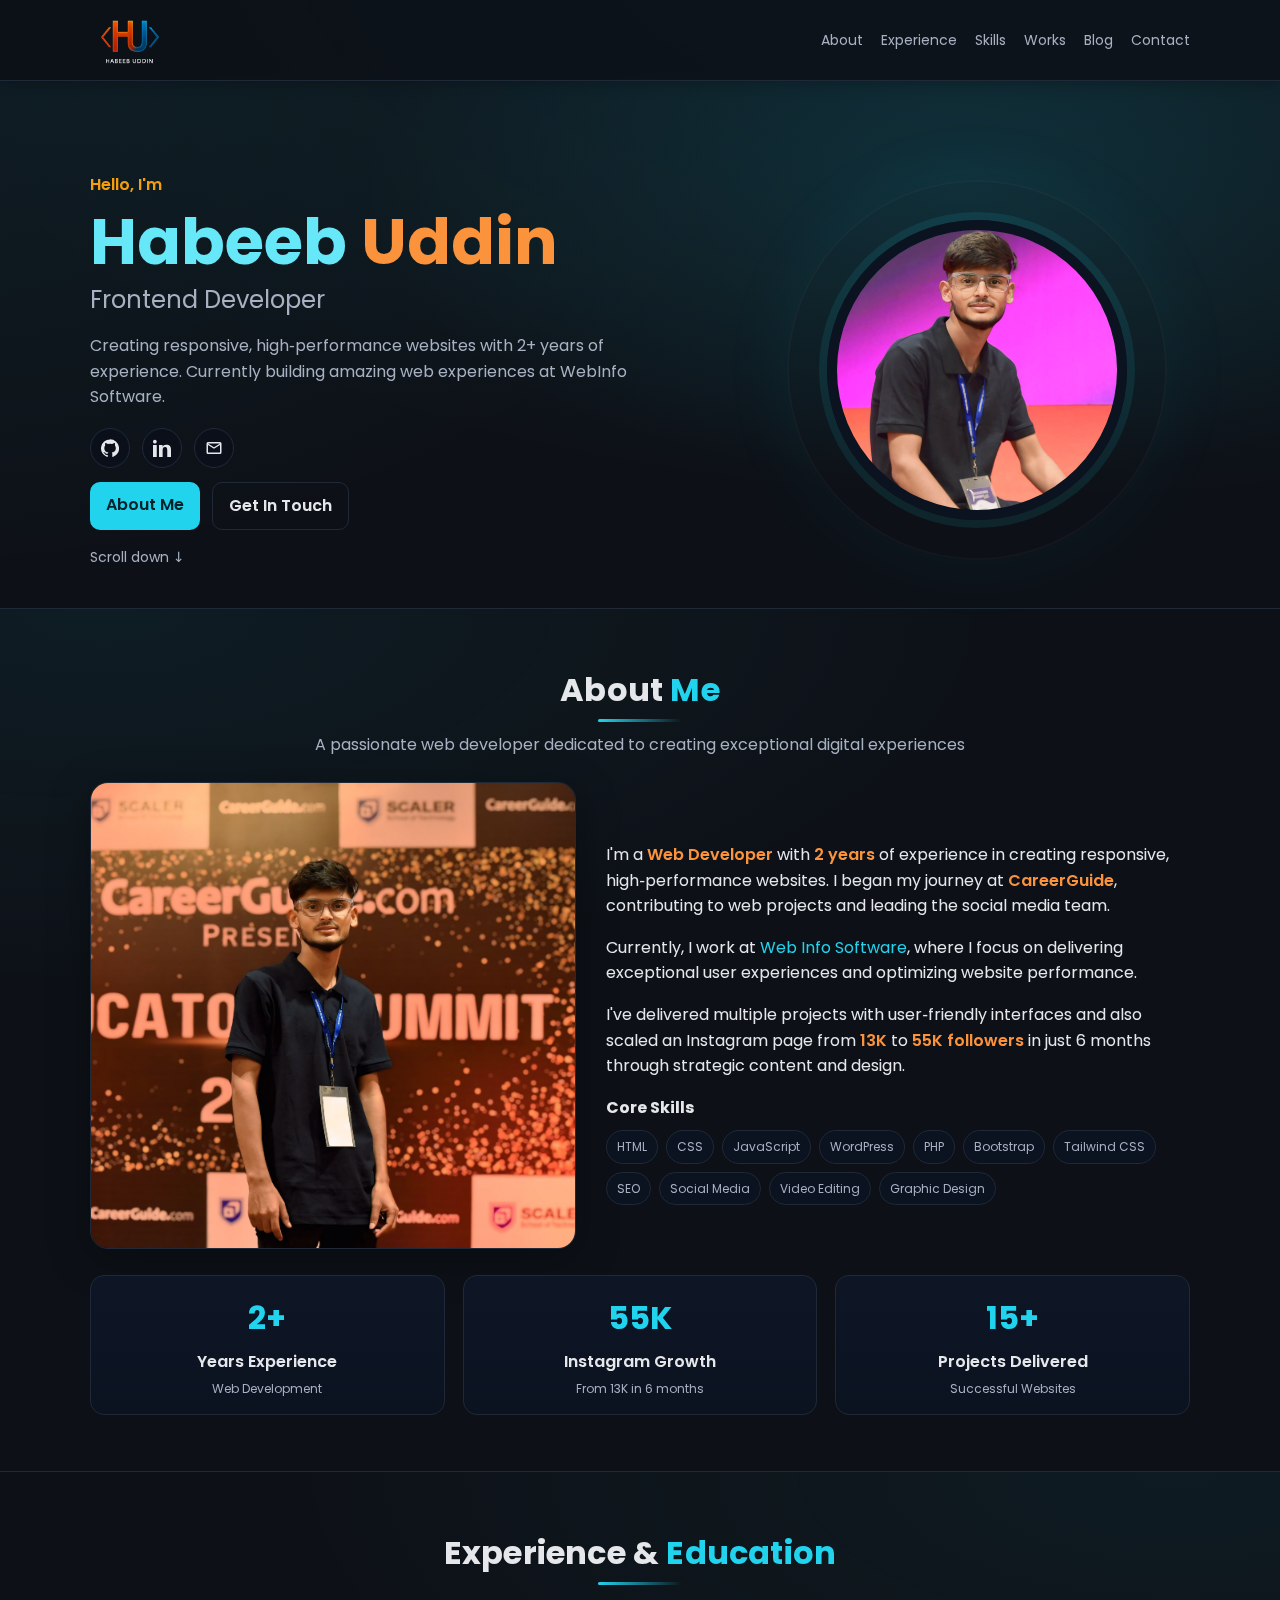
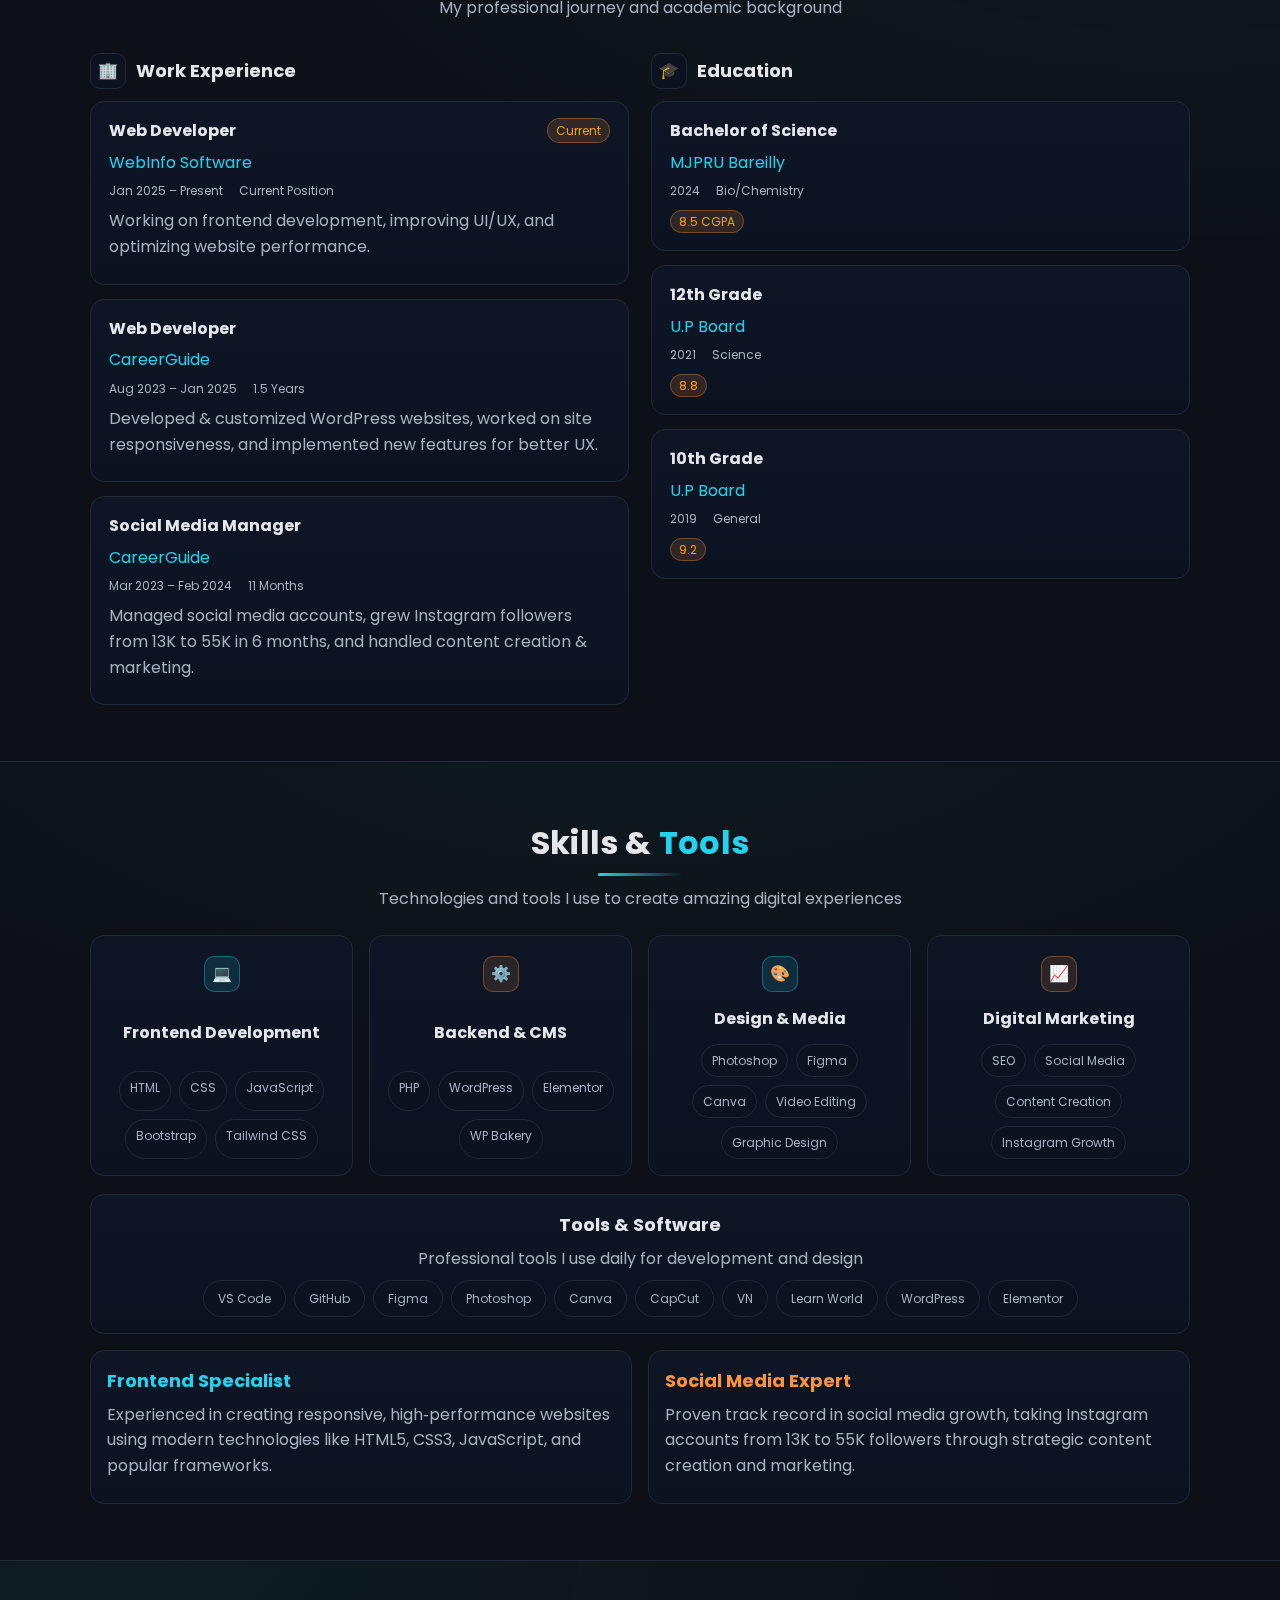
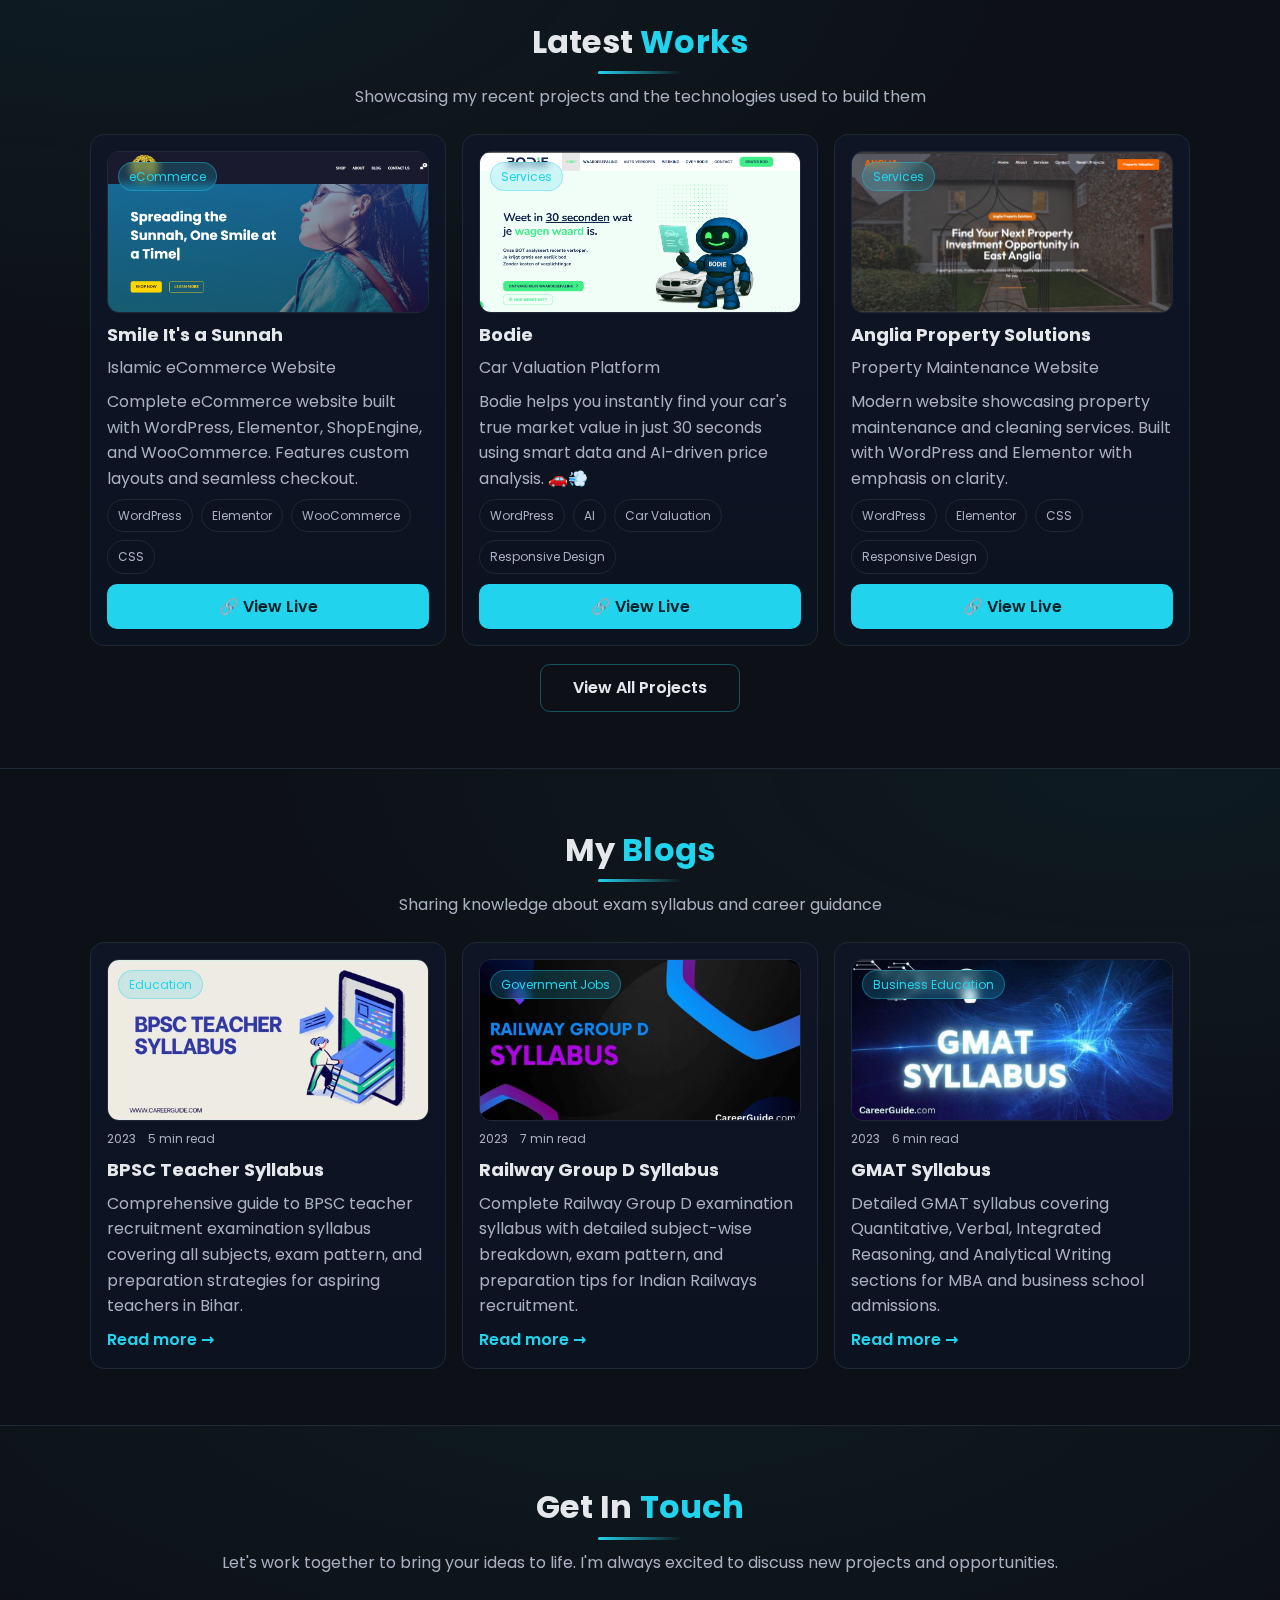
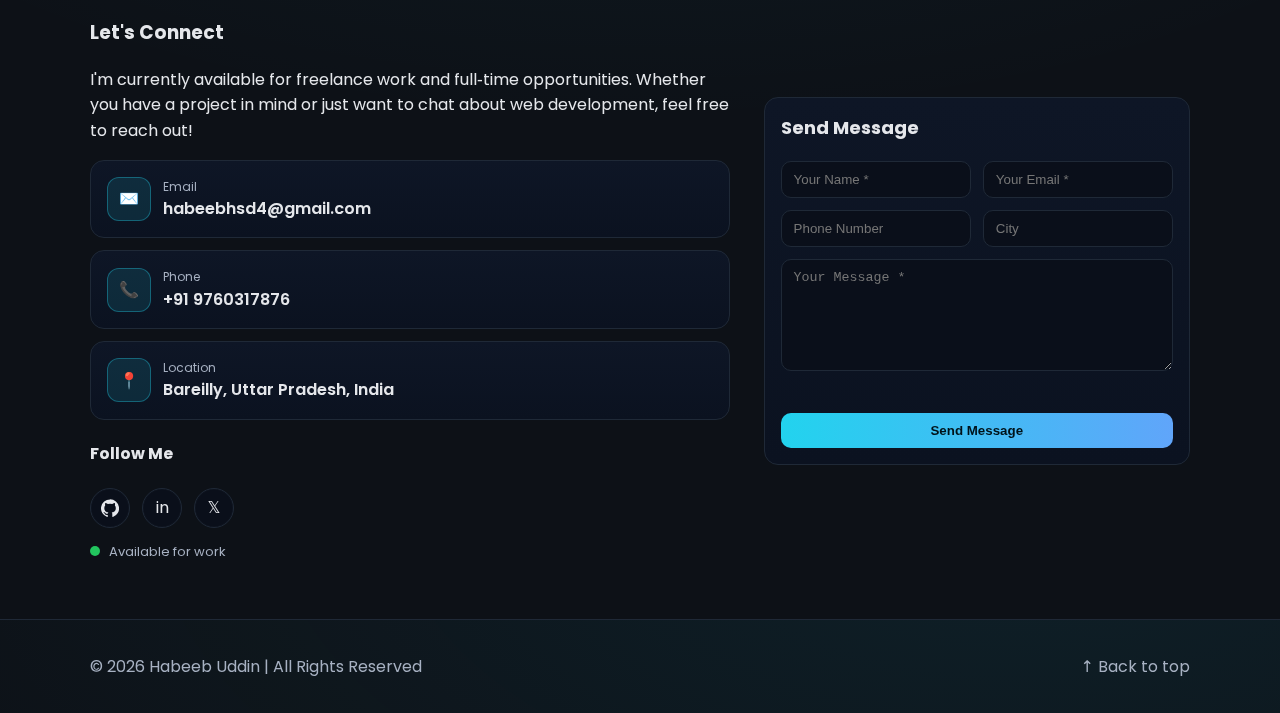
<file: index.html>
<!doctype html>
<html lang="en">

<head>
  <meta charset="utf-8">
  <meta name="viewport" content="width=device-width, initial-scale=1">
  <title>Portfolio - Home</title>
  <link rel="preconnect" href="https://fonts.googleapis.com">
  <link rel="preconnect" href="https://fonts.gstatic.com" crossorigin>
  <link href="https://fonts.googleapis.com/css2?family=Poppins:wght@300;400;500;600;700;800&display=swap"
    rel="stylesheet">
  <link rel="stylesheet" href="styles.css">
</head>

<body>
  <header class="site-header">
    <div class="container header-inner">
      <a href="#" class="logo">
        <img src="./image/Name-logo.png"
          alt="Habeeb Uddin" class="logo-img">
        <!-- <span class="logo-text">Habeeb Uddin</span> -->
      </a>
      <nav class="nav" id="nav">
        <a href="#about">About</a>
        <a href="#experience">Experience</a>
        <a href="#skills">Skills</a>
        <a href="#work">Works</a>
        <a href="#blog">Blog</a>
        <a href="#contact">Contact</a>
      </nav>
      <button class="nav-toggle" id="navToggle" aria-label="Toggle Menu">☰</button>
    </div>
  </header>

  <main>
    <section class="hero">
      <div class="container grid-2">
        <div>
          <p class="eyebrow">Hello, I'm</p>
          <h1 class="display">
            <span class="primary">Habeeb</span> <span class="accent2">Uddin</span>
          </h1>
          <p class="role">Frontend Developer</p>
          <p class="subtitle">Creating responsive, high‑performance websites with 2+ years of experience. Currently
            building amazing web experiences at WebInfo Software.</p>

          <div class="socials">
            <a class="icon-btn" href="https://github.com/habeebhsd" aria-label="GitHub">
              <svg viewBox="0 0 24 24" width="18" height="18" fill="currentColor" aria-hidden="true">
                <path
                  d="M12 .5a12 12 0 0 0-3.79 23.39c.6.11.82-.26.82-.58v-2.03c-3.34.73-4.04-1.61-4.04-1.61-.55-1.39-1.34-1.76-1.34-1.76-1.1-.75.08-.73.08-.73 1.22.09 1.86 1.26 1.86 1.26 1.08 1.85 2.84 1.32 3.53 1.01.11-.8.42-1.33.76-1.64-2.67-.3-5.47-1.34-5.47-5.95 0-1.31.47-2.38 1.24-3.22-.12-.3-.54-1.52.12-3.17 0 0 1.01-.32 3.3 1.23a11.5 11.5 0 0 1 6 0c2.29-1.55 3.3-1.23 3.3-1.23.66 1.65.24 2.87.12 3.17.77.84 1.24 1.91 1.24 3.22 0 4.62-2.8 5.65-5.48 5.95.43.37.81 1.1.81 2.22v3.29c0 .32.22.69.83.57A12 12 0 0 0 12 .5Z" />
              </svg>
            </a>
            <a class="icon-btn" href="https://www.linkedin.com/in/habeeb-uddin-480249283/" aria-label="LinkedIn">
              <svg viewBox="0 0 24 24" width="18" height="18" fill="currentColor" aria-hidden="true">
                <path
                  d="M4.98 3.5C4.98 4.88 3.86 6 2.5 6S0 4.88 0 3.5 1.12 1 2.5 1s2.48 1.12 2.48 2.5zM0 8h5v16H0zM8 8h4.8v2.2h.07c.67-1.2 2.3-2.46 4.73-2.46C22.4 7.74 24 10.03 24 14v10h-5v-8.6c0-2.05-.04-4.69-2.86-4.69-2.86 0-3.3 2.23-3.3 4.53V24H8z" />
              </svg>
            </a>
            <!-- <a class="icon-btn" href="#" aria-label="Twitter">
                <svg viewBox="0 0 24 24" width="18" height="18" fill="currentColor" aria-hidden="true"><path d="M22.46 6c-.77.35-1.6.58-2.46.69a4.27 4.27 0 0 0 1.88-2.36 8.56 8.56 0 0 1-2.71 1.03 4.26 4.26 0 0 0-7.37 3.89A12.1 12.1 0 0 1 3.15 4.8a4.25 4.25 0 0 0 1.32 5.68 4.24 4.24 0 0 1-1.93-.53v.05a4.26 4.26 0 0 0 3.41 4.18 4.28 4.28 0 0 1-1.92.07 4.27 4.27 0 0 0 3.98 2.96A8.54 8.54 0 0 1 2 19.55 12.06 12.06 0 0 0 8.29 21c7.55 0 11.68-6.26 11.68-11.68 0-.18 0-.35-.01-.53A8.34 8.34 0 0 0 22.46 6z"/></svg>
              </a> -->
            <a class="icon-btn" href="#contact" aria-label="Email">
              <svg viewBox="0 0 24 24" width="18" height="18" fill="currentColor" aria-hidden="true">
                <path
                  d="M2 6a2 2 0 0 1 2-2h16a2 2 0 0 1 2 2v12a2 2 0 0 1-2 2H4a2 2 0 0 1-2-2V6zm2 0 8 5 8-5H4zm16 12V8l-8 5-8-5v10h16z" />
              </svg>
            </a>
          </div>

          <div class="cta-row">
            <a class="btn" href="#about">About Me</a>
            <a class="btn ghost" href="#contact">Get In Touch</a>
          </div>

          <p class="scroll-hint">Scroll down ↓</p>
        </div>
        <div class="hero-visual">
          <div class="ring">
            <img src="./image/about.jpeg" alt="Habeeb portrait"
              onerror="this.src='./image/about.jpeg'">
          </div>
        </div>
      </div>
    </section>

    <section id="about" class="section about">
      <div class="container">
        <h2 class="section-title">About <span class="accent">Me</span></h2>
        <p class="lead center">A passionate web developer dedicated to creating exceptional digital experiences</p>
        <div class="about-grid">
          <img class="about-photo" src="./image/about image1.jpg" alt="Habeeb portrait"
          onerror="this.src='./image/about image1.jpg'">
          <div>
            <p>I'm a <strong class="hl">Web Developer</strong> with <strong class="hl">2 years</strong> of experience in
              creating responsive, high‑performance websites. I began my journey at <strong
                class="hl">CareerGuide</strong>, contributing to web projects and leading the social media team.</p>
            <p>Currently, I work at <a class="link" href="https://webinfosoftware.com/">Web Info Software</a>, where I focus on delivering
              exceptional user experiences and optimizing website performance.</p>
            <p>I've delivered multiple projects with user‑friendly interfaces and also scaled an Instagram page from
              <strong class="hl">13K</strong> to <strong class="hl">55K followers</strong> in just 6 months through
              strategic content and design.</p>

            <h3 class="subhead">Core Skills</h3>
            <div class="pills">
              <span class="pill">HTML</span><span class="pill">CSS</span><span class="pill">JavaScript</span><span
                class="pill">WordPress</span><span class="pill">PHP</span><span class="pill">Bootstrap</span><span
                class="pill">Tailwind CSS</span><span class="pill">SEO</span><span class="pill">Social Media</span><span
                class="pill">Video Editing</span><span class="pill">Graphic Design</span>
            </div>
          </div>
        </div>

        <div class="kpis">
          <div class="kpi card">
            <div class="kpi-num">2+</div>
            <div class="kpi-title">Years Experience</div>
            <div class="kpi-sub">Web Development</div>
          </div>
          <div class="kpi card">
            <div class="kpi-num">55K</div>
            <div class="kpi-title">Instagram Growth</div>
            <div class="kpi-sub">From 13K in 6 months</div>
          </div>
          <div class="kpi card">
            <div class="kpi-num">15+</div>
            <div class="kpi-title">Projects Delivered</div>
            <div class="kpi-sub">Successful Websites</div>
          </div>
        </div>
      </div>
    </section>

    <section id="experience" class="section exp">
      <div class="container">
        <h2 class="section-title">Experience & <span class="accent">Education</span></h2>
        <p class="lead center">My professional journey and academic background</p>

        <div class="exp-grid">
          <div>
            <div class="section-title-row">
              <span class="icon-bubble">🏢</span>
              <h3 class="section-title">Work Experience</h3>
            </div>

            <article class="entry card">
              <div class="entry-head">
                <h4>Web Developer</h4>
                <span class="tag warn">Current</span>
              </div>
              <div class="org"><a href="https://webinfosoftware.com/" class="link">WebInfo Software</a></div>
              <div class="meta"><span>Jan 2025 – Present</span><span>Current Position</span></div>
              <p>Working on frontend development, improving UI/UX, and optimizing website performance.</p>
            </article>

            <article class="entry card">
              <div class="entry-head">
                <h4>Web Developer</h4>
              </div>
              <div class="org"><a href="https://www.careerguide.com/" class="link">CareerGuide</a></div>
              <div class="meta"><span>Aug 2023 – Jan 2025</span><span>1.5 Years</span></div>
              <p>Developed & customized WordPress websites, worked on site responsiveness, and implemented new features
                for better UX.</p>
            </article>

            <article class="entry card">
              <div class="entry-head">
                <h4>Social Media Manager</h4>
              </div>
              <div class="org"><a href="https://www.instagram.com/surabhidewra/" class="link">CareerGuide</a></div>
              <div class="meta"><span>Mar 2023 – Feb 2024</span><span>11 Months</span></div>
              <p>Managed social media accounts, grew Instagram followers from 13K to 55K in 6 months, and handled
                content creation & marketing.</p>
            </article>
          </div>

          <div>
            <div class="section-title-row">
              <span class="icon-bubble">🎓</span>
              <h3 class="section-title">Education</h3>
            </div>

            <article class="entry card">
              <div class="entry-head">
                <h4>Bachelor of Science</h4>
              </div>
              <div class="org"><a href="#" class="link">MJPRU Bareilly</a></div>
              <div class="meta"><span>2024</span><span>Bio/Chemistry</span></div>
              <div class="pill-row"><span class="tag">8.5 CGPA</span></div>
            </article>

            <article class="entry card">
              <div class="entry-head">
                <h4>12th Grade</h4>
              </div>
              <div class="org"><a href="#" class="link">U.P Board</a></div>
              <div class="meta"><span>2021</span><span>Science</span></div>
              <div class="pill-row"><span class="tag">8.8</span></div>
            </article>

            <article class="entry card">
              <div class="entry-head">
                <h4>10th Grade</h4>
              </div>
              <div class="org"><a href="#" class="link">U.P Board</a></div>
              <div class="meta"><span>2019</span><span>General</span></div>
              <div class="pill-row"><span class="tag">9.2</span></div>
            </article>
          </div>
        </div>
      </div>
    </section>

    <section id="skills" class="section skills">
      <div class="container">
        <h2 class="section-title">Skills & <span class="accent">Tools</span></h2>
        <p class="lead center">Technologies and tools I use to create amazing digital experiences</p>

        <div class="skill-grid">
          <div class="skill-card card">
            <div class="icon-bubble blue">💻</div>
            <h3>Frontend Development</h3>
            <div class="pills">
              <span class="pill">HTML</span><span class="pill">CSS</span><span class="pill">JavaScript</span>
              <span class="pill">Bootstrap</span><span class="pill">Tailwind CSS</span>
            </div>
          </div>
          <div class="skill-card card">
            <div class="icon-bubble orange">⚙️</div>
            <h3>Backend & CMS</h3>
            <div class="pills">
              <span class="pill">PHP</span><span class="pill">WordPress</span><span class="pill">Elementor</span>
              <span class="pill">WP Bakery</span>
            </div>
          </div>
          <div class="skill-card card">
            <div class="icon-bubble blue">🎨</div>
            <h3>Design & Media</h3>
            <div class="pills">
              <span class="pill">Photoshop</span><span class="pill">Figma</span><span class="pill">Canva</span>
              <span class="pill">Video Editing</span><span class="pill">Graphic Design</span>
            </div>
          </div>
          <div class="skill-card card">
            <div class="icon-bubble orange">📈</div>
            <h3>Digital Marketing</h3>
            <div class="pills">
              <span class="pill">SEO</span><span class="pill">Social Media</span><span class="pill">Content
                Creation</span>
              <span class="pill">Instagram Growth</span>
            </div>
          </div>
        </div>

        <div class="tools-band card">
          <h3>Tools & <span class="accent">Software</span></h3>
          <p class="lead">Professional tools I use daily for development and design</p>
          <div class="pills big">
            <span class="pill">VS Code</span><span class="pill">GitHub</span><span class="pill">Figma</span>
            <span class="pill">Photoshop</span><span class="pill">Canva</span><span class="pill">CapCut</span>
            <span class="pill">VN</span><span class="pill">Learn World</span><span class="pill">WordPress</span><span
              class="pill">Elementor</span>
          </div>
        </div>

        <div class="highlights">
          <div class="card highlight">
            <h3 class="hl-title cyan">Frontend Specialist</h3>
            <p>Experienced in creating responsive, high‑performance websites using modern technologies like HTML5, CSS3,
              JavaScript, and popular frameworks.</p>
          </div>
          <div class="card highlight">
            <h3 class="hl-title orange">Social Media Expert</h3>
            <p>Proven track record in social media growth, taking Instagram accounts from 13K to 55K followers through
              strategic content creation and marketing.</p>
          </div>
        </div>
      </div>
    </section>

    <section id="work" class="section works">
      <div class="container">
        <h2 class="section-title">Latest <span class="accent">Works</span></h2>
        <p class="lead center">Showcasing my recent projects and the technologies used to build them</p>

        <div class="cards three">
          <article class="work-card card">
            <div class="work-thumb">
              <a href="https://smileitsasunnah.com/"><img src="./image/Smile%20It%27s%20a%20Sunnah.png"
                  alt="Smile It's a Sunnah"></a>
              <span class="chip lite">eCommerce</span>
            </div>
            <h3>Smile It's a Sunnah</h3>
            <p class="muted">Islamic eCommerce Website</p>
            <p>Complete eCommerce website built with WordPress, Elementor, ShopEngine, and WooCommerce. Features custom
              layouts and seamless checkout.</p>
            <div class="pills">
              <span class="pill">WordPress</span><span class="pill">Elementor</span><span
                class="pill">WooCommerce</span><span class="pill">CSS</span>
            </div>
            <div class="work-footer">
              <a class="btn wide" href="https://smileitsasunnah.com/">🔗 View Live</a>
            </div>
          </article>

          <article class="work-card card">
            <div class="work-thumb">
              <a href="https://bodie.be/"><img src="./image/Bodie.png" alt="Bodie"></a>
              <span class="chip lite">Services</span>
            </div>
            <h3>Bodie</h3>
            <p class="muted">Car Valuation Platform</p>
            <p>Bodie helps you instantly find your car's true market value in just 30 seconds using smart data and AI-driven price analysis. 🚗💨</p>
            <div class="pills">
              <span class="pill">WordPress</span><span class="pill">AI</span><span
                class="pill">Car Valuation</span><span class="pill">Responsive Design</span>
            </div>
            <div class="work-footer">
              <a class="btn wide" href="https://bodie.be/">🔗 View Live</a>
            </div>
          </article>

          <article class="work-card card">
            <div class="work-thumb">
              <a href="https://www.angliapropertysolutions.com/"><img src="./image/angliapropertysolutions.png" alt="Anglia Property Solutions"></a>
              <span class="chip lite">Services</span>
            </div>
            <h3>Anglia Property Solutions</h3>
            <p class="muted">Property Maintenance Website</p>
            <p>Modern website showcasing property maintenance and cleaning services. Built with WordPress and Elementor
              with emphasis on clarity.</p>
            <div class="pills">
              <span class="pill">WordPress</span><span class="pill">Elementor</span><span class="pill">CSS</span><span
                class="pill">Responsive Design</span>
            </div>
            <div class="work-footer">
              <a class="btn wide" href="https://www.angliapropertysolutions.com/">🔗 View Live</a>
            </div>
          </article>
        </div>

        <div class="center mt">
          <a class="btn outline view-all" href="projects.html">View All Projects</a>
        </div>
      </div>
    </section>

    <section id="blog" class="section blogs">
      <div class="container">
        <h2 class="section-title">My <span class="accent">Blogs</span></h2>
        <p class="lead center">Sharing knowledge about exam syllabus and career guidance</p>

        <div class="cards three">
          <article class="blog-card card">
            <div class="blog-thumb">
              <a href="https://www.careerguide.com/career/syllabus/bpsc-teacher-syllabus"> <img
                  src="./image/IIM-Indore-Cutoff-26-1024x575.jpg" alt="BPSC Teacher Syllabus">
              </a> <span class="chip lite">Education</span>
            </div>
            <div class="meta small"><span>2023</span><span>5 min read</span></div>
            <h3>BPSC Teacher Syllabus</h3>
            <p>Comprehensive guide to BPSC teacher recruitment examination syllabus covering all subjects, exam pattern,
              and preparation strategies for aspiring teachers in Bihar.</p>
            <a class="readmore" href="https://www.careerguide.com/career/syllabus/bpsc-teacher-syllabus"
              target="_blank">Read more →</a>
          </article>

          <article class="blog-card card">
            <div class="blog-thumb">
              <a href="https://www.careerguide.com/career/syllabus/railway-group-d-syllabus"> <img
                  src="./image/IIM-Indore-Cutoff-40-1024x575.jpg" alt="Railway Group D Syllabus">
              </a> <span class="chip lite">Government Jobs</span>
            </div>
            <div class="meta small"><span>2023</span><span>7 min read</span></div>
            <h3>Railway Group D Syllabus</h3>
            <p>Complete Railway Group D examination syllabus with detailed subject-wise breakdown, exam pattern, and
              preparation tips for Indian Railways recruitment.</p>
            <a class="readmore" href="https://www.careerguide.com/career/syllabus/railway-group-d-syllabus"
              target="_blank">Read more →</a>
          </article>

          <article class="blog-card card">
            <div class="blog-thumb">
              <a href="https://www.careerguide.com/career/syllabus/gmat-syllabus"> <img
                  src="./image/CareerGuide.com-5.jpg"
                  alt="GMAT Syllabus">
              </a> <span class="chip lite">Business Education</span>
            </div>
            <div class="meta small"><span>2023</span><span>6 min read</span></div>
            <h3>GMAT Syllabus</h3>
            <p>Detailed GMAT syllabus covering Quantitative, Verbal, Integrated Reasoning, and Analytical Writing
              sections for MBA and business school admissions.</p>
            <a class="readmore" href="https://www.careerguide.com/career/syllabus/gmat-syllabus" target="_blank">Read
              more →</a>
          </article>
        </div>
      </div>
    </section>

    <section id="contact" class="section contact">
      <div class="container">
        <h2 class="section-title">Get In <span class="accent">Touch</span></h2>
        <p class="lead center">Let's work together to bring your ideas to life. I'm always excited to discuss new
          projects and opportunities.</p>
        <div class="grid-2 contact-grid">
          <div>
            <h3>Let's Connect</h3>
            <p>I'm currently available for freelance work and full‑time opportunities. Whether you have a project in
              mind or just want to chat about web development, feel free to reach out!</p>

            <a class="info-card card" href="mailto:habeebhsd4@gmail.com" aria-label="Send email">
              <div class="bubble">✉️</div>
              <div>
                <div class="label">Email</div>
                <div class="value">habeebhsd4@gmail.com</div>
              </div>
            </a>
            <a class="info-card card" href="tel:+919760317876" aria-label="Call phone">
              <div class="bubble">📞</div>
              <div>
                <div class="label">Phone</div>
                <div class="value">+91 9760317876</div>
              </div>
            </a>
            <div class="info-card card">
              <div class="bubble">📍</div>
              <div>
                <div class="label">Location</div>
                <div class="value">Bareilly, Uttar Pradesh, India</div>
              </div>
            </div>

            <h4>Follow Me</h4>
            <div class="socials">
              <a class="icon-btn" href="https://github.com/habeebhsd" aria-label="GitHub"> <svg viewBox="0 0 24 24" width="18" height="18"
                  fill="currentColor" aria-hidden="true">
                  <path
                    d="M12 .5a12 12 0 0 0-3.79 23.39c.6.11.82-.26.82-.58v-2.03c-3.34.73-4.04-1.61-4.04-1.61-.55-1.39-1.34-1.76-1.34-1.76-1.1-.75.08-.73.08-.73 1.22.09 1.86 1.26 1.86 1.26 1.08 1.85 2.84 1.32 3.53 1.01.11-.8.42-1.33.76-1.64-2.67-.3-5.47-1.34-5.47-5.95 0-1.31.47-2.38 1.24-3.22-.12-.3-.54-1.52.12-3.17 0 0 1.01-.32 3.3 1.23a11.5 11.5 0 0 1 6 0c2.29-1.55 3.3-1.23 3.3-1.23.66 1.65.24 2.87.12 3.17.77.84 1.24 1.91 1.24 3.22 0 4.62-2.8 5.65-5.48 5.95.43.37.81 1.1.81 2.22v3.29c0 .32.22.69.83.57A12 12 0 0 0 12 .5Z" />
                </svg>
              </a>
              <a class="icon-btn" href="https://www.linkedin.com/in/habeeb-uddin-480249283/" aria-label="LinkedIn">in</a>
              <a class="icon-btn" href="https://x.com/habeebhsd" aria-label="Twitter">𝕏</a>
            </div>
            <div class="availability"><span class="dot"></span> Available for work</div>
          </div>

          <form id="contactForm" class="card form">
            <h3>Send Message</h3>
            <div class="grid-2 gap">
              <input type="text" name="name" placeholder="Your Name *" required>
              <input type="email" name="email" placeholder="Your Email *" required>
            </div>
            <div class="grid-2 gap">
              <input type="text" name="phone" placeholder="Phone Number">
              <input type="text" name="city" placeholder="City">
            </div>
            <textarea rows="6" name="message" placeholder="Your Message *" required></textarea>
            <input type="hidden" name="_subject" value="New lead from Portfolio Contact Form">
            <input type="text" name="_honey" style="display:none">
            <div id="formStatus" class="form-status" aria-live="polite"></div>
            <button class="btn grad" type="submit"> Send Message</button>
          </form>
        </div>
      </div>
    </section>
  </main>

  <footer class="site-footer">
    <div class="container footer-inner">
      <p>© <span id="year"></span> Habeeb Uddin | All Rights Reserved</p>
      <a class="to-top" href="#top">↑ Back to top</a>
    </div>
  </footer>

  <script src="script.js"></script>
</body>

</html>
</file>
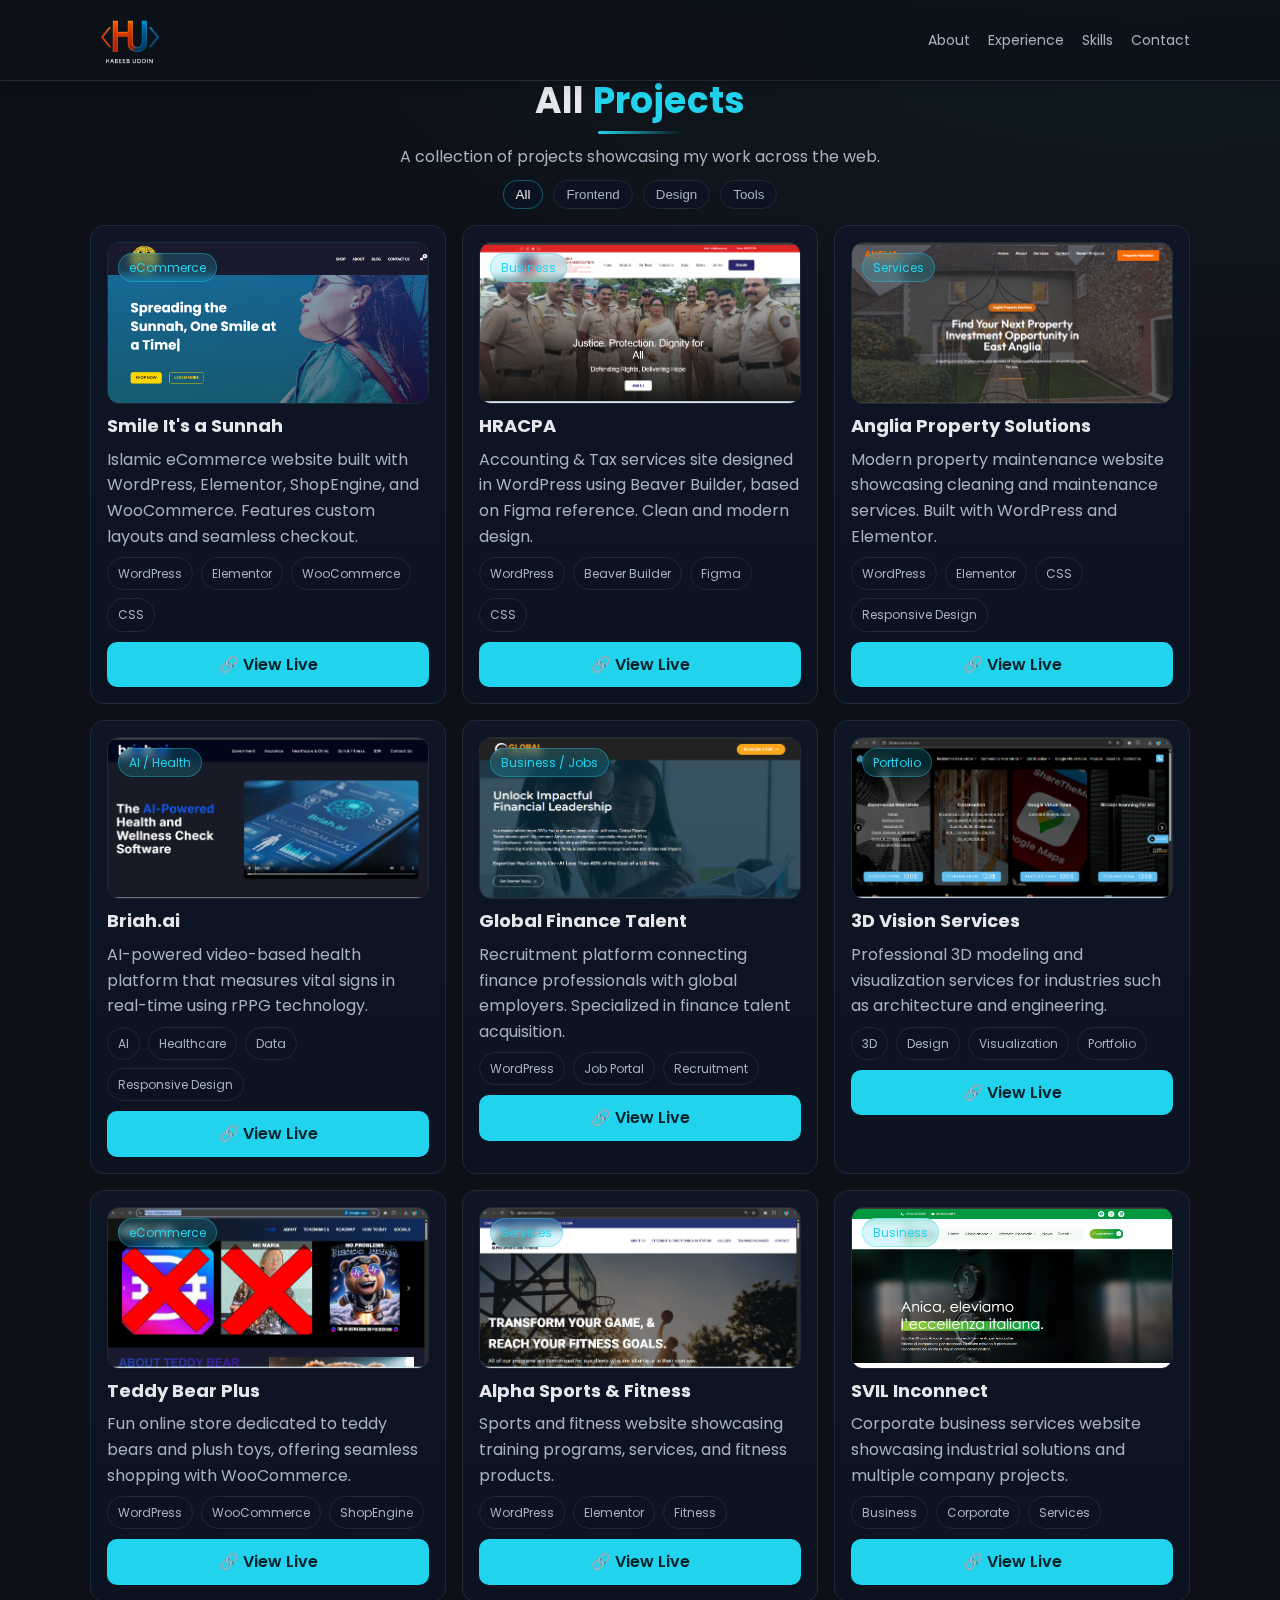
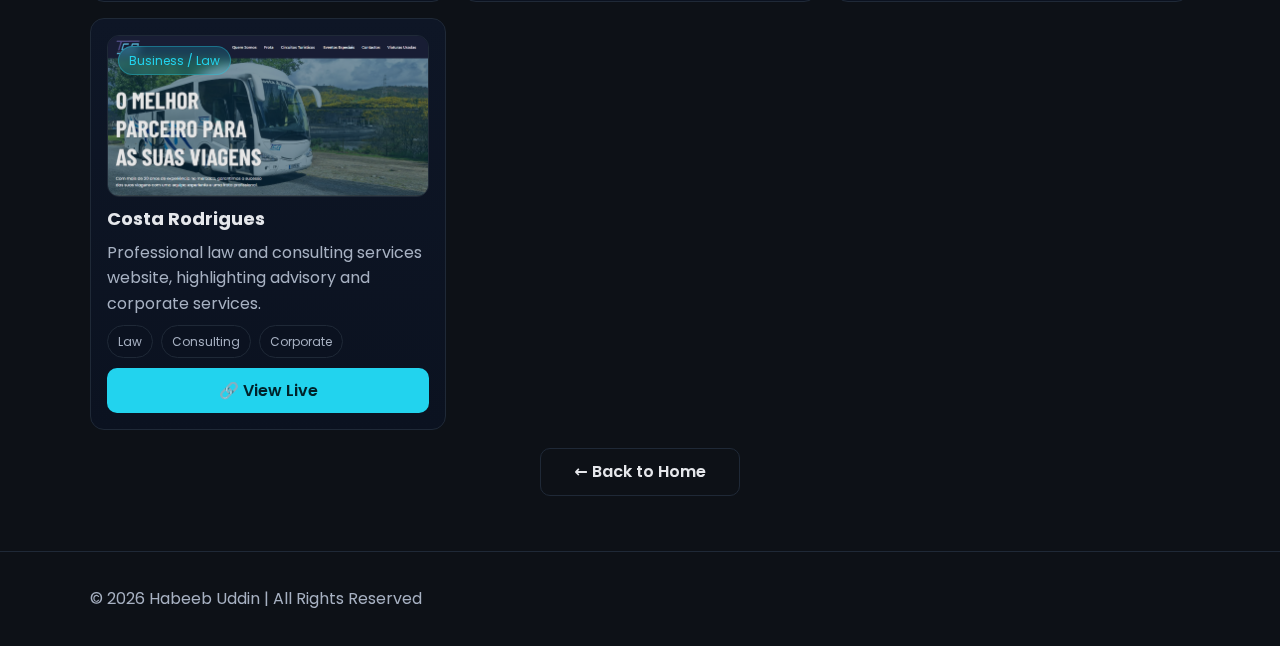
<file: projects.html>
<!doctype html>
<html lang="en">

<head>
  <meta charset="utf-8">
  <meta name="viewport" content="width=device-width, initial-scale=1">
  <title>All Projects</title>
  <link rel="preconnect" href="https://fonts.googleapis.com">
  <link rel="preconnect" href="https://fonts.gstatic.com" crossorigin>
  <link href="https://fonts.googleapis.com/css2?family=Poppins:wght@300;400;500;600;700;800&display=swap"
    rel="stylesheet">
  <link rel="stylesheet" href="styles.css">
  <style>
    /* Page-specific background correction */
    body {
      background: radial-gradient(900px 380px at 50% -10%, rgba(34, 211, 238, .06), transparent), var(--bg);
    }

    .section {
      background: radial-gradient(900px 380px at 90% 0%, rgba(34, 211, 238, .05), transparent), var(--bg);
    }

    /* Styled title */
    .projects-title {
      text-align: center;
      font-size: 36px;
      line-height: 1.15;
      margin: 6px 0 10px;
      letter-spacing: .2px;
    }

    .projects-title .accent {
      color: var(--accent);
    }

    .projects-title::after {
      content: "";
      display: block;
      width: 84px;
      height: 3px;
      margin: 10px auto 0;
      background: linear-gradient(90deg, var(--accent), rgba(34, 211, 238, .0));
      border-radius: 999px;
    }

    @media (max-width: 900px) {
      .projects-title {
        font-size: 30px;
      }
    }

    @media (max-width: 560px) {
      .projects-title {
        font-size: 26px;
      }
    }

    @media (max-width: 900px) {
      body {
        background: radial-gradient(600px 300px at 50% -6%, rgba(34, 211, 238, .06), transparent), var(--bg);
      }

      .section {
        background: radial-gradient(600px 300px at 50% 0%, rgba(34, 211, 238, .04), transparent), var(--bg);
      }
    }

    @media (max-width: 560px) {
      body {
        background: var(--bg);
      }

      .section {
        background: var(--bg);
      }
    }
  </style>
</head>

<body>
  <header class="site-header">
    <div class="container header-inner">
      <a href="index.html" class="logo">
        <img src="./image/Name-logo.png"
          alt="Habeeb Uddin" class="logo-img">
        
      </a>
      <nav class="nav" id="nav">
        <a href="index.html#about">About</a>
        <a href="index.html#experience">Experience</a>
        <a href="index.html#skills">Skills</a>
        <a href="index.html#contact">Contact</a>
      </nav>
      <button class="nav-toggle" id="navToggle" aria-label="Toggle Menu">☰</button>
    </div>
  </header>

  <main>
    <section class="section">
      <div class="container">
        <h1 class="projects-title">All <span class="accent">Projects</span></h1>
        <p class="lead" style="text-align:center; margin: 6px 0 10px;">A collection of projects showcasing my work
          across the web.</p>
        <div class="filters" style="justify-content:center; margin-bottom: 16px;">
          <button class="chip active" data-filter="all">All</button>
          <button class="chip" data-filter="frontend">Frontend</button>
          <button class="chip" data-filter="design">Design</button>
          <button class="chip" data-filter="tools">Tools</button>
        </div>

        <div class="cards three" id="projectsGrid">
          <!-- Smile It's a Sunnah -->
          <article class="card project proj-card" data-tags="frontend">
            <div class="work-thumb">
              <a href="https://smileitsasunnah.com/"> <img src="./image/Smile%20It%27s%20a%20Sunnah.png"
                  alt="Smile It's a Sunnah">
              </a> <span class="chip lite">eCommerce</span>
            </div>
            <h3>Smile It's a Sunnah</h3>
            <p>Islamic eCommerce website built with WordPress, Elementor, ShopEngine, and WooCommerce. Features custom
              layouts and seamless checkout.</p>
            <div class="pills"><span class="pill">WordPress</span><span class="pill">Elementor</span><span
                class="pill">WooCommerce</span><span class="pill">CSS</span></div>
            <div class="work-footer"><a class="btn wide" href="https://smileitsasunnah.com/" target="_blank">🔗 View
                Live</a></div>
          </article>

          <!-- HRACPA -->
          <article class="card project proj-card" data-tags="frontend">
            <div class="work-thumb">
              <a href="https://hracpa.org/"> <img src="./image/HRACPA.png" alt="HRACPA"></a>
              <span class="chip lite">Business</span>
            </div>
            <h3>HRACPA</h3>
            <p>Accounting & Tax services site designed in WordPress using Beaver Builder, based on Figma reference.
              Clean and modern design.</p>
            <div class="pills"><span class="pill">WordPress</span><span class="pill">Beaver Builder</span><span
                class="pill">Figma</span><span class="pill">CSS</span></div>
            <div class="work-footer"><a class="btn wide" href="https://hracpa.org/" target="_blank">🔗 View Live</a>
            </div>
          </article>

          <!-- Anglia Property Solutions -->
          <article class="card project proj-card" data-tags="frontend">
            <div class="work-thumb">
              <a href="https://www.angliapropertysolutions.com/"> <img src="./image/angliapropertysolutions.png"
                  alt="Anglia Property Solutions"></a>
              <span class="chip lite">Services</span>
            </div>
            <h3>Anglia Property Solutions</h3>
            <p>Modern property maintenance website showcasing cleaning and maintenance services. Built with WordPress
              and Elementor.</p>
            <div class="pills"><span class="pill">WordPress</span><span class="pill">Elementor</span><span
                class="pill">CSS</span><span class="pill">Responsive Design</span></div>
            <div class="work-footer"><a class="btn wide" href="https://www.angliapropertysolutions.com/"
                target="_blank">🔗 View Live</a></div>
          </article>

          <!-- Briah.ai -->
          <article class="card project proj-card" data-tags="frontend">
            <div class="work-thumb">
              <a href="https://briah.ai/"> <img src="./image/briah.ai%20(2).png" alt="Briah.ai"></a>
              <span class="chip lite">AI / Health</span>
            </div>
            <h3>Briah.ai</h3>
            <p>AI-powered video-based health platform that measures vital signs in real-time using rPPG technology.</p>
            <div class="pills"><span class="pill">AI</span><span class="pill">Healthcare</span><span
                class="pill">Data</span><span class="pill">Responsive Design</span></div>
            <div class="work-footer"><a class="btn wide" href="https://briah.ai/" target="_blank">🔗 View Live</a></div>
          </article>

          <!-- Global Finance Talent -->
          <article class="card project proj-card" data-tags="frontend">
            <div class="work-thumb">
              <a href="https://globalfinancetalent.com/"><img src="./image/Global%20Finance%20Talent.png"
                  alt="Global Finance Talent"></a>
              <span class="chip lite">Business / Jobs</span>
            </div>
            <h3>Global Finance Talent</h3>
            <p>Recruitment platform connecting finance professionals with global employers. Specialized in finance
              talent acquisition.</p>
            <div class="pills"><span class="pill">WordPress</span><span class="pill">Job Portal</span><span
                class="pill">Recruitment</span></div>
            <div class="work-footer"><a class="btn wide" href="https://globalfinancetalent.com/" target="_blank">🔗 View
                Live</a></div>
          </article>

          <!-- 3D Vision Services -->
          <article class="card project proj-card" data-tags="frontend">
            <div class="work-thumb">
              <a href="https://3dvisionservices.com/"> <img src="./image/3dvision.png" alt="3D Vision Services"></a>
              <span class="chip lite">Portfolio</span>
            </div>
            <h3>3D Vision Services</h3>
            <p>Professional 3D modeling and visualization services for industries such as architecture and engineering.
            </p>
            <div class="pills"><span class="pill">3D</span><span class="pill">Design</span><span
                class="pill">Visualization</span><span class="pill">Portfolio</span></div>
            <div class="work-footer"><a class="btn wide" href="https://3dvisionservices.com/" target="_blank">🔗 View
                Live</a></div>
          </article>

          <!-- Teddy Bear Plus -->
          <article class="card project proj-card" data-tags="frontend">
            <div class="work-thumb">
              <a href="https://teddybearpls.com/"> <img src="./image/Teddy.png" alt="Teddy Bear Plus"></a>
              <span class="chip lite">eCommerce</span>
            </div>
            <h3>Teddy Bear Plus</h3>
            <p>Fun online store dedicated to teddy bears and plush toys, offering seamless shopping with WooCommerce.
            </p>
            <div class="pills"><span class="pill">WordPress</span><span class="pill">WooCommerce</span><span
                class="pill">ShopEngine</span></div>
            <div class="work-footer"><a class="btn wide" href="https://teddybearpls.com/" target="_blank">🔗 View
                Live</a></div>
          </article>

          <!-- Alpha Sports & Fitness -->
          <article class="card project proj-card" data-tags="frontend">
            <div class="work-thumb">
              <a href="https://alphasportsandfitness.com/"> <img src="./image/Alpha.png"
                  alt="Alpha Sports & Fitness"></a>
              <span class="chip lite">Services</span>
            </div>
            <h3>Alpha Sports & Fitness</h3>
            <p>Sports and fitness website showcasing training programs, services, and fitness products.</p>
            <div class="pills"><span class="pill">WordPress</span><span class="pill">Elementor</span><span
                class="pill">Fitness</span></div>
            <div class="work-footer"><a class="btn wide" href="https://alphasportsandfitness.com/" target="_blank">🔗
                View Live</a></div>
          </article>

          <!-- SVIL Inconnect -->
          <article class="card project proj-card" data-tags="frontend">
            <div class="work-thumb">
              <a href="https://svil.inconnect.it/"><img src="./image/anica.png" alt="SVIL Inconnect"></a>
              <span class="chip lite">Business</span>
            </div>
            <h3>SVIL Inconnect</h3>
            <p>Corporate business services website showcasing industrial solutions and multiple company projects.</p>
            <div class="pills"><span class="pill">Business</span><span class="pill">Corporate</span><span
                class="pill">Services</span></div>
            <div class="work-footer"><a class="btn wide" href="https://svil.inconnect.it/" target="_blank">🔗 View
                Live</a></div>
          </article>

          <!-- Costa Rodrigues -->
          <article class="card project proj-card" data-tags="frontend">
            <div class="work-thumb">
              <a href="https://costa-rodrigues.innovstar.pt/"><img src="./image/TCR.png" alt="Costa Rodrigues"></a>
              <span class="chip lite">Business / Law</span>
            </div>
            <h3>Costa Rodrigues</h3>
            <p>Professional law and consulting services website, highlighting advisory and corporate services.</p>
            <div class="pills"><span class="pill">Law</span><span class="pill">Consulting</span><span
                class="pill">Corporate</span></div>
            <div class="work-footer"><a class="btn wide" href="https://costa-rodrigues.innovstar.pt/" target="_blank">🔗
                View Live</a></div>
          </article>
        </div>

        <div class="center mt">
          <a class="btn ghost" href="index.html">← Back to Home</a>
        </div>
      </div>
    </section>
  </main>

  <footer class="site-footer">
    <div class="container footer-inner">
      <p>© <span id="year"></span> Habeeb Uddin | All Rights Reserved</p>
    </div>
  </footer>
  <style>
    .section {
      padding: 73px 0 55px 0;
      border-top: 1px solid var(--border);
    }
  </style>
  <script src="script.js"></script>
</body>

</html>
</file>
<file: styles.css>
.blogs .lead.center {
  text-align: center;
}

.blog-thumb {
  position: relative;
  overflow: hidden;
  border-radius: 12px;
  border: 1px solid var(--border);
}

.blog-thumb img {
  width: 100%;
  height: 160px;
  object-fit: cover;
  display: block;
  transition: transform .35s ease;
}

.blog-card:hover .blog-thumb img {
  transform: scale(1.04);
}

.meta.small {
  color: var(--muted);
  font-size: 12px;
  display: flex;
  gap: 12px;
  margin: 8px 0;
}

.readmore {
  color: var(--accent);
  text-decoration: none;
  font-weight: 600;
}

.readmore:hover {
  text-decoration: underline;
}

/* Base */
:root {
  --bg: #0d1117;
  --elev: #111827;
  --muted: #a7b1c2;
  --text: #e5e7eb;
  --accent: #22d3ee;
  --card: #0b1220;
  --border: #1f2937;
}

* {
  box-sizing: border-box;
}

html,
body {
  height: 100%;
}

body {
  margin: 0;
  font-family: 'Poppins', system-ui, -apple-system, Segoe UI, Roboto, Arial, sans-serif;
  color: var(--text);
  background: radial-gradient(1200px 600px at 80% -10%, rgba(34, 211, 238, .08), transparent), var(--bg);
  line-height: 1.6;
}

.container {
  width: min(1100px, 92%);
  margin: 0 auto;
}

/* Header */
.site-header {
  position: fixed;
  top: 0;
  left: 0;
  right: 0;
  z-index: 50;
  backdrop-filter: saturate(120%) blur(6px);
  background: rgba(13, 17, 23, .78);
  border-bottom: 1px solid var(--border);
  box-shadow: 0 2px 12px rgba(0, 0, 0, .25);
}

.header-inner {
  display: flex;
  align-items: center;
  justify-content: space-between;
  /* height: 64px; */
}

.logo {
  color: var(--text);
  font-weight: 800;
  letter-spacing: .5px;
  text-decoration: none;
  display: flex;
  align-items: center;
  gap: 8px;
}

.logo-img {
  width: 100%;
  height: 80px;
  
}

.logo-text {
  font-size: 18px;
}

.nav {
  display: flex;
  gap: 18px;
}

.nav a {
  color: var(--muted);
  text-decoration: none;
  font-size: 14px;
}

.nav a:hover {
  color: var(--text);
}

.nav-toggle {
  display: none;
  background: none;
  border: 1px solid var(--border);
  color: var(--text);
  padding: 6px 10px;
  border-radius: 8px;
  cursor: pointer;
}

/* Hero */
.hero {
  padding: 92px 0 40px;
  margin-top: 80px;
  background: radial-gradient(600px 300px at 75% 20%, rgba(34, 211, 238, .12), transparent), radial-gradient(900px 500px at -10% 0%, rgba(34, 211, 238, .06), transparent);
}

.grid-2 {
  display: grid;
  grid-template-columns: 1.2fr .8fr;
  gap: 34px;
  align-items: center;
}

.eyebrow {
  color: #f59e0b;
  margin: 0 0 10px;
  font-weight: 600;
}

h1 {
  margin: 0 0 6px;
  font-size: 64px;
  line-height: 1.05;
}

.display .primary {
  color: #67e8f9;
}

.accent2 {
  color: #fb923c;
}

.role {
  color: var(--muted);
  font-size: 24px;
  margin: 6px 0 14px;
}

.subtitle {
  color: var(--muted);
  margin: 0 0 18px;
  max-width: 58ch;
}

.cta-row {
  display: flex;
  gap: 12px;
  margin-top: 10px;
}

.btn {
  background: var(--accent);
  color: #00222a;
  border: none;
  padding: 10px 16px;
  border-radius: 10px;
  text-decoration: none;
  font-weight: 600;
  display: inline-block;
  cursor: pointer;
}

.btn:hover {
  filter: brightness(1.05);
}

.btn.ghost {
  background: transparent;
  color: var(--text);
  border: 1px solid var(--border);
}

.btn.ghost:hover {
  border-color: rgba(34, 211, 238, .45);
  color: var(--accent);
}

.center {
  text-align: center;
}

.mt {
  margin-top: 18px;
}

.socials {
  display: flex;
  gap: 12px;
  margin: 14px 0;
}

.icon-btn {
  width: 40px;
  height: 40px;
  display: inline-flex;
  align-items: center;
  justify-content: center;
  border-radius: 999px;
  color: var(--text);
  text-decoration: none;
  background: #0a0f1a;
  border: 1px solid var(--border);
  box-shadow: inset 0 0 0 1px rgba(255, 255, 255, .02);
  cursor: pointer;
}

.icon-btn:hover {
  border-color: rgba(34, 211, 238, .35);
  color: var(--accent);
}

.scroll-hint {
  color: var(--muted);
  margin: 16px 0 0;
  font-size: 14px;
}

.hero-visual {
  display: grid;
  place-items: center;
}

.ring {
  width: 380px;
  height: 380px;
  border-radius: 50%;
  background: radial-gradient(60% 60% at 50% 50%, rgba(34, 211, 238, .15), transparent 60%);
  box-shadow: inset 0 0 0 2px rgba(255, 255, 255, .03), 0 0 80px rgba(34, 211, 238, .06);
  display: grid;
  place-items: center;
}

.ring img {
  width: 300px;
  height: 300px;
  border-radius: 50%;
  object-fit: cover;
  border: 10px solid #0b1220;
  box-shadow: 0 0 0 8px rgba(34, 211, 238, .1);
}

/* Sections */
.section {
  padding: 56px 0;
  border-top: 1px solid var(--border);
}

h2 {
  margin: 0 0 10px;
  font-size: 28px;
}

.lead {
  color: var(--muted);
  margin: 0 0 24px;
}

/* Center section headings */
.about h2,
.exp h2,
.skills h2,
.works h2,
.blogs h2,
.contact h2 {
  text-align: center;
}

/* Section background tints for better separation */
.about {
  background: radial-gradient(900px 380px at 8% 0%, rgba(34, 211, 238, .06), transparent), var(--bg);
}

.exp {
  background: radial-gradient(900px 380px at 92% 0%, rgba(34, 211, 238, .05), transparent), var(--bg);
}

.skills {
  background: radial-gradient(900px 380px at 50% -10%, rgba(34, 211, 238, .05), transparent), var(--bg);
}

.works {
  background: radial-gradient(900px 380px at 10% 0%, rgba(34, 211, 238, .06), transparent), var(--bg);
}

.blogs {
  background: radial-gradient(900px 380px at 90% 0%, rgba(34, 211, 238, .05), transparent), var(--bg);
}

.contact {
  background: radial-gradient(900px 380px at 50% -10%, rgba(34, 211, 238, .05), transparent), var(--bg);
}

.about .lead.center {
  text-align: center;
}

.about-grid {
  display: grid;
  grid-template-columns: 1fr 1.2fr;
  gap: 30px;
  align-items: center;
}

.about-photo {
  width: 100%;
  border-radius: 18px;
  display: block;
  border: 1px solid var(--border);
  box-shadow: 0 10px 40px rgba(0, 0, 0, .35);
}

.hl {
  color: #fb923c;
  font-weight: 600;
}

.link {
  color: var(--accent);
  text-decoration: none;
}

.link:hover {
  text-decoration: underline;
}

.subhead {
  margin: 16px 0 10px;
  font-size: 16px;
  color: var(--text);
}

.pills {
  display: flex;
  gap: 8px;
  flex-wrap: wrap;
}

.pill {
  background: var(--card);
  border: 1px solid var(--border);
  color: var(--muted);
  padding: 6px 10px;
  border-radius: 999px;
  font-size: 12px;
}

.kpis {
  display: grid;
  grid-template-columns: repeat(3, 1fr);
  gap: 18px;
  margin-top: 26px;
}

.kpi {
  text-align: center;
  padding: 22px;
}

.kpi-num {
  font-size: 32px;
  color: var(--accent);
  font-weight: 700;
}

.kpi-title {
  margin-top: 6px;
  font-weight: 600;
}

.kpi-sub {
  color: var(--muted);
  font-size: 12px;
  margin-top: 4px;
}

/* Cards */
.cards {
  display: grid;
  gap: 16px;
}

.cards.three {
  grid-template-columns: repeat(3, 1fr);
}

.card {
  background: linear-gradient(180deg, #0e1626, #0b1220);
  border: 1px solid var(--border);
  border-radius: 14px;
  padding: 16px;
  transition: border-color .2s ease, box-shadow .2s ease;
}

.card:hover {
  border-color: rgba(34, 211, 238, .35);
  box-shadow: 0 8px 30px rgba(0, 0, 0, .25);
}

.card h3 {
  margin: 0 0 6px;
  font-size: 18px;
}

.card p {
  margin: 0 0 8px;
  color: var(--muted);
}

.card-foot {
  display: flex;
  gap: 6px;
  flex-wrap: wrap;
}

.badge {
  background: rgba(34, 211, 238, .15);
  color: var(--accent);
  border: 1px solid rgba(34, 211, 238, .25);
  padding: 2px 8px;
  border-radius: 999px;
  font-size: 12px;
}

/* Works */
.works .lead.center {
  text-align: center;
}

.work-card h3 {
  margin-top: 8px;
}

.work-card .muted {
  color: var(--muted);
  margin-bottom: 8px;
}

.work-thumb {
  position: relative;
  overflow: hidden;
  border-radius: 12px;
  border: 1px solid var(--border);
}

.work-thumb img {
  width: 100%;
  height: 160px;
  object-fit: cover;
  display: block;
  transition: transform .35s ease;
}

.work-card:hover .work-thumb img {
  transform: scale(1.04);
}

.chip.lite {
  position: absolute;
  left: 10px;
  top: 10px;
  background: rgba(34, 211, 238, .18);
  color: var(--accent);
  border: 1px solid rgba(34, 211, 238, .35);
  padding: 4px 10px;
  border-radius: 999px;
  font-size: 12px;
  backdrop-filter: blur(4px);
}

.work-footer {
  margin-top: 10px;
}

.btn.wide {
  width: 100%;
  text-align: center;
}

.btn.outline {
  background: transparent;
  color: var(--text);
  border: 1px solid rgba(34, 211, 238, .35);
}

.btn.outline.view-all {
  transition: all .2s ease;
}

.btn.outline.view-all:hover {
  background: var(--accent);
  color: #00222a;
  border-color: transparent;
  box-shadow: 0 6px 20px rgba(34, 211, 238, .25);
}

/* Experience & Education */
.exp .lead.center {
  text-align: center;
}

.exp-grid {
  display: grid;
  grid-template-columns: 1fr 1fr;
  gap: 22px;
  align-items: start;
}

.section-title-row {
  display: flex;
  align-items: center;
  gap: 10px;
  margin: 8px 0 12px;
}

.icon-bubble {
  width: 36px;
  height: 36px;
  display: grid;
  place-items: center;
  border-radius: 10px;
  background: var(--card);
  border: 1px solid var(--border);
  color: var(--text);
}

.section-title {
  margin: 0;
  font-size: 18px;
}

.entry {
  padding: 16px 18px;
}

.entry+.entry {
  margin-top: 14px;
}

.entry-head {
  display: flex;
  align-items: center;
  justify-content: space-between;
  gap: 10px;
}

.entry h4 {
  margin: 0;
  font-size: 16px;
}

.org {
  margin: 6px 0 6px;
  color: var(--muted);
}

.meta {
  display: flex;
  gap: 16px;
  color: var(--muted);
  font-size: 12px;
  margin: 0 0 8px;
}

.tag {
  background: rgba(251, 146, 60, .15);
  color: #f59e0b;
  border: 1px solid rgba(251, 146, 60, .35);
  padding: 2px 8px;
  border-radius: 999px;
  font-size: 12px;
}

.tag.warn {
  background: rgba(251, 146, 60, .15);
}

.pill-row {
  margin-top: 6px;
}

/* Tags */
.tags {
  display: flex;
  gap: 10px;
  flex-wrap: wrap;
}

.tags span {
  background: var(--card);
  border: 1px solid var(--border);
  padding: 8px 12px;
  border-radius: 999px;
  font-size: 13px;
  color: var(--muted);
}

/* Skills & Tools */
.skills .lead.center {
  text-align: center;
}

.skill-grid {
  display: grid;
  grid-template-columns: repeat(4, 1fr);
  gap: 16px;
}

.skill-card {
  display: grid;
  justify-items: center;
  text-align: center;
}

.skill-card h3 {
  margin: 8px 0 12px;
  font-size: 16px;
}

.skill-card .icon-bubble {
  margin: 4px auto 6px;
}

.icon-bubble.blue {
  background: rgba(34, 211, 238, .12);
  border-color: rgba(34, 211, 238, .35);
}

.icon-bubble.orange {
  background: rgba(251, 146, 60, .12);
  border-color: rgba(251, 146, 60, .35);
}

.tools-band {
  margin-top: 18px;
  text-align: center;
}

.skills .pills {
  justify-content: center;
}

.tools-band .pills.big .pill {
  padding: 8px 14px;
}

.highlights {
  display: grid;
  grid-template-columns: 1fr 1fr;
  gap: 16px;
  margin-top: 16px;
}

.highlight p {
  color: var(--muted);
}

.hl-title {
  margin: 4px 0 8px;
}

.hl-title.cyan {
  color: var(--accent);
}

.hl-title.orange {
  color: #fb923c;
}

/* Contact */
.contact .lead.center {
  text-align: center;
}

.contact-grid input,
.contact-grid textarea {
  width: 100%;
  background: #0a0f1a;
  color: var(--text);
  border: 1px solid var(--border);
  padding: 10px 12px;
  border-radius: 10px;
}

.gap {
  gap: 12px;
}

.form {
  display: grid;
  gap: 12px;
}

.info-card {
  display: grid;
  grid-template-columns: 44px 1fr;
  gap: 12px;
  align-items: center;
  margin: 12px 0;
  text-decoration: none;
  color: var(--text);
}

.info-card .bubble {
  width: 44px;
  height: 44px;
  border-radius: 12px;
  display: grid;
  place-items: center;
  background: rgba(34, 211, 238, .12);
  border: 1px solid rgba(34, 211, 238, .35);
  color: var(--accent);
}

.info-card:hover {
  border-color: rgba(34, 211, 238, .35);
}

.info-card .label {
  font-size: 12px;
  color: var(--muted);
}

.info-card .value {
  font-weight: 600;
}

.availability {
  margin-top: 10px;
  color: var(--muted);
  font-size: 13px;
}

.availability .dot {
  display: inline-block;
  width: 10px;
  height: 10px;
  background: #22c55e;
  border-radius: 999px;
  margin-right: 6px;
}

.btn.grad {
  background: linear-gradient(90deg, #22d3ee, #60a5fa);
  color: #00131a;
}

.form-status {
  min-height: 18px;
  color: var(--muted);
  font-size: 13px;
}

/* Footer */
.site-footer {
  border-top: 1px solid var(--border);
  padding: 18px 0;
  color: var(--muted);
}

.footer-inner {
  display: flex;
  align-items: center;
  justify-content: space-between;
}

.to-top {
  color: var(--muted);
  text-decoration: none;
}

.to-top:hover {
  color: var(--text);
}

/* Filters */
.filters {
  display: flex;
  gap: 10px;
  margin-bottom: 14px;
}

.chip {
  background: var(--card);
  color: var(--muted);
  border: 1px solid var(--border);
  padding: 6px 12px;
  border-radius: 999px;
  cursor: pointer;
}

.chip.active,
.chip:hover {
  color: var(--text);
  border-color: rgba(34, 211, 238, .35);
}

/* Projects page cards reuse work styles */
.proj-card h3 {
  margin-top: 8px;
}

/* Utilities */
.grid-2.gap {
  display: grid;
  grid-template-columns: 1fr 1fr;
}

.center .btn {
  min-width: 200px;
}

/* Responsive */
@media (max-width: 900px) {
  .grid-2 {
    grid-template-columns: 1fr;
  }

  .hero .grid-2 {
    grid-template-columns: 1fr;
    grid-template-rows: auto auto;
  }

  .hero .grid-2>div:first-child {
    order: 2;
  }

  .hero .grid-2>div:last-child {
    order: 1;
  }

  .about-grid {
    grid-template-columns: 1fr;
  }

  .cards.three {
    grid-template-columns: 1fr 1fr;
  }

  h1 {
    font-size: 44px;
  }

  .ring {
    width: 300px;
    height: 300px;
  }

  .ring img {
    width: 240px;
    height: 240px;
  }

  .kpis {
    grid-template-columns: 1fr;
  }

  .exp-grid {
    grid-template-columns: 1fr;
  }

  .skill-grid {
    grid-template-columns: 1fr 1fr;
  }

  .highlights {
    grid-template-columns: 1fr;
  }

  /* Mobile background adjustments */
  .site-header {
    background: rgba(13, 17, 23, .9);
  }

  .hero {
    background: radial-gradient(400px 200px at 50% 10%, rgba(34, 211, 238, .08), transparent), var(--bg);
  }

  .about {
    background: radial-gradient(600px 300px at 50% 0%, rgba(34, 211, 238, .04), transparent), var(--bg);
  }

  .exp {
    background: radial-gradient(600px 300px at 50% 0%, rgba(34, 211, 238, .03), transparent), var(--bg);
  }

  .skills {
    background: radial-gradient(600px 300px at 50% 0%, rgba(34, 211, 238, .03), transparent), var(--bg);
  }

  .works {
    background: radial-gradient(600px 300px at 50% 0%, rgba(34, 211, 238, .04), transparent), var(--bg);
  }

  .blogs {
    background: radial-gradient(600px 300px at 50% 0%, rgba(34, 211, 238, .03), transparent), var(--bg);
  }

  .contact {
    background: radial-gradient(600px 300px at 50% 0%, rgba(34, 211, 238, .03), transparent), var(--bg);
  }
}

@media (max-width: 560px) {
  .cards.three {
    grid-template-columns: 1fr;
  }

  .nav {
    display: none;
    position: absolute;
    right: 4%;
    top: 58px;
    background: var(--elev);
    padding: 10px;
    border-radius: 12px;
    border: 1px solid var(--border);
    flex-direction: column;
  }

  .nav.open {
    display: flex;
  }

  .nav-toggle {
    display: inline-block;
  }

  .skill-grid {
    grid-template-columns: 1fr;
  }

  /* Small mobile background adjustments */
  .site-header {
    background: rgba(13, 17, 23, .95);
  }

  .hero {
    background: radial-gradient(300px 150px at 50% 5%, rgba(34, 211, 238, .06), transparent), var(--bg);
  }

  .about,
  .exp,
  .skills,
  .works,
  .blogs,
  .contact {
    background: var(--bg);
  }
}

/* Styled section titles */
.section h2.section-title {
  text-align: center;
  font-size: 32px;
  line-height: 1.2;
  margin: 6px 0 10px;
  letter-spacing: .2px;
}

.section h2.section-title .accent {
  color: var(--accent);
}

.section h2.section-title::after {
  content: "";
  display: block;
  width: 84px;
  height: 3px;
  margin: 10px auto 0;
  background: linear-gradient(90deg, var(--accent), rgba(34, 211, 238, 0));
  border-radius: 999px;
}

@media (max-width: 900px) {
  .section h2.section-title {
    font-size: 28px;
  }
}

@media (max-width: 560px) {
  .section h2.section-title {
    font-size: 24px;
  }
}
</file>
